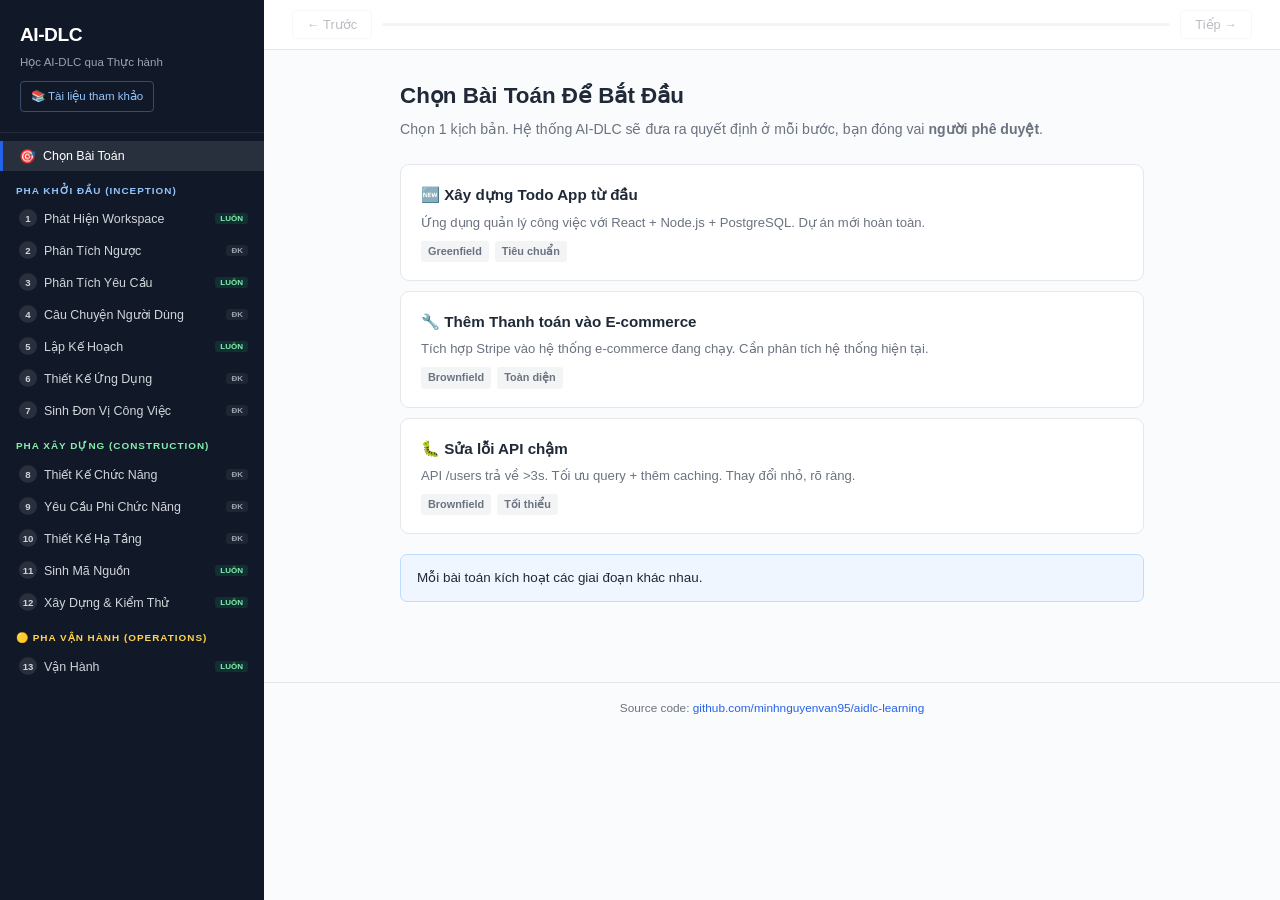
<file: index.html>
<!DOCTYPE html>
<html lang="vi">
<head>
    <meta charset="UTF-8">
    <meta name="viewport" content="width=device-width, initial-scale=1.0">
    <title>AI-DLC — Hướng Dẫn Tương Tác</title>
    <link rel="stylesheet" href="styles.css">
</head>
<body>
    <div class="app">
        <nav class="sidebar">
            <div class="sidebar-header">
                <div class="sidebar-header-row">
                    <h1>AI-DLC</h1>
                    <button class="close-menu" onclick="toggleMenu()">✕</button>
                </div>
                <p class="subtitle">Học AI-DLC qua Thực hành</p>
                <a class="ref-link" href="https://github.com/minhnguyenvan95/aidlc-learning/tree/main/docs/aidlc-architecture" target="_blank">📚 Tài liệu tham khảo</a>
            </div>
            <div class="phase-nav">
                <button class="phase-btn active"><span class="icon">🎯</span> Chọn Bài Toán</button>
                <div class="phase-label inception-label">Pha Khởi Đầu (Inception)</div>
                <button class="phase-btn"><span class="step-num">1</span> Phát Hiện Workspace<span class="badge always">LUÔN</span></button>
                <button class="phase-btn"><span class="step-num">2</span> Phân Tích Ngược<span class="badge cond">ĐK</span></button>
                <button class="phase-btn"><span class="step-num">3</span> Phân Tích Yêu Cầu<span class="badge always">LUÔN</span></button>
                <button class="phase-btn"><span class="step-num">4</span> Câu Chuyện Người Dùng<span class="badge cond">ĐK</span></button>
                <button class="phase-btn"><span class="step-num">5</span> Lập Kế Hoạch<span class="badge always">LUÔN</span></button>
                <button class="phase-btn"><span class="step-num">6</span> Thiết Kế Ứng Dụng<span class="badge cond">ĐK</span></button>
                <button class="phase-btn"><span class="step-num">7</span> Sinh Đơn Vị Công Việc<span class="badge cond">ĐK</span></button>
                <div class="phase-label construction-label">Pha Xây Dựng (Construction)</div>
                <button class="phase-btn"><span class="step-num">8</span> Thiết Kế Chức Năng<span class="badge cond">ĐK</span></button>
                <button class="phase-btn"><span class="step-num">9</span> Yêu Cầu Phi Chức Năng<span class="badge cond">ĐK</span></button>
                <button class="phase-btn"><span class="step-num">10</span> Thiết Kế Hạ Tầng<span class="badge cond">ĐK</span></button>
                <button class="phase-btn"><span class="step-num">11</span> Sinh Mã Nguồn<span class="badge always">LUÔN</span></button>
                <button class="phase-btn"><span class="step-num">12</span> Xây Dựng & Kiểm Thử<span class="badge always">LUÔN</span></button>
                <div class="phase-label" style="color:#FFD54F">🟡 Pha Vận Hành (Operations)</div>
                <button class="phase-btn"><span class="step-num">13</span> Vận Hành<span class="badge always">LUÔN</span></button>
            </div>
        </nav>
        <main class="content">
            <div class="content-header">
                <button class="hamburger" id="menuBtn" onclick="toggleMenu()">☰</button>
                <button class="nav-btn" id="prevBtn" disabled>← Trước</button>
                <div class="progress-bar"><div class="progress-fill" id="progressFill"></div></div>
                <button class="nav-btn" id="nextBtn">Tiếp →</button>
            </div>
            <div class="content-body" id="contentBody"></div>
            <footer class="credit">Source code: <a href="https://github.com/minhnguyenvan95/aidlc-learning" target="_blank">github.com/minhnguyenvan95/aidlc-learning</a></footer>
        </main>
    </div>
    <script src="app.js"></script>
</body>
</html>
</file>
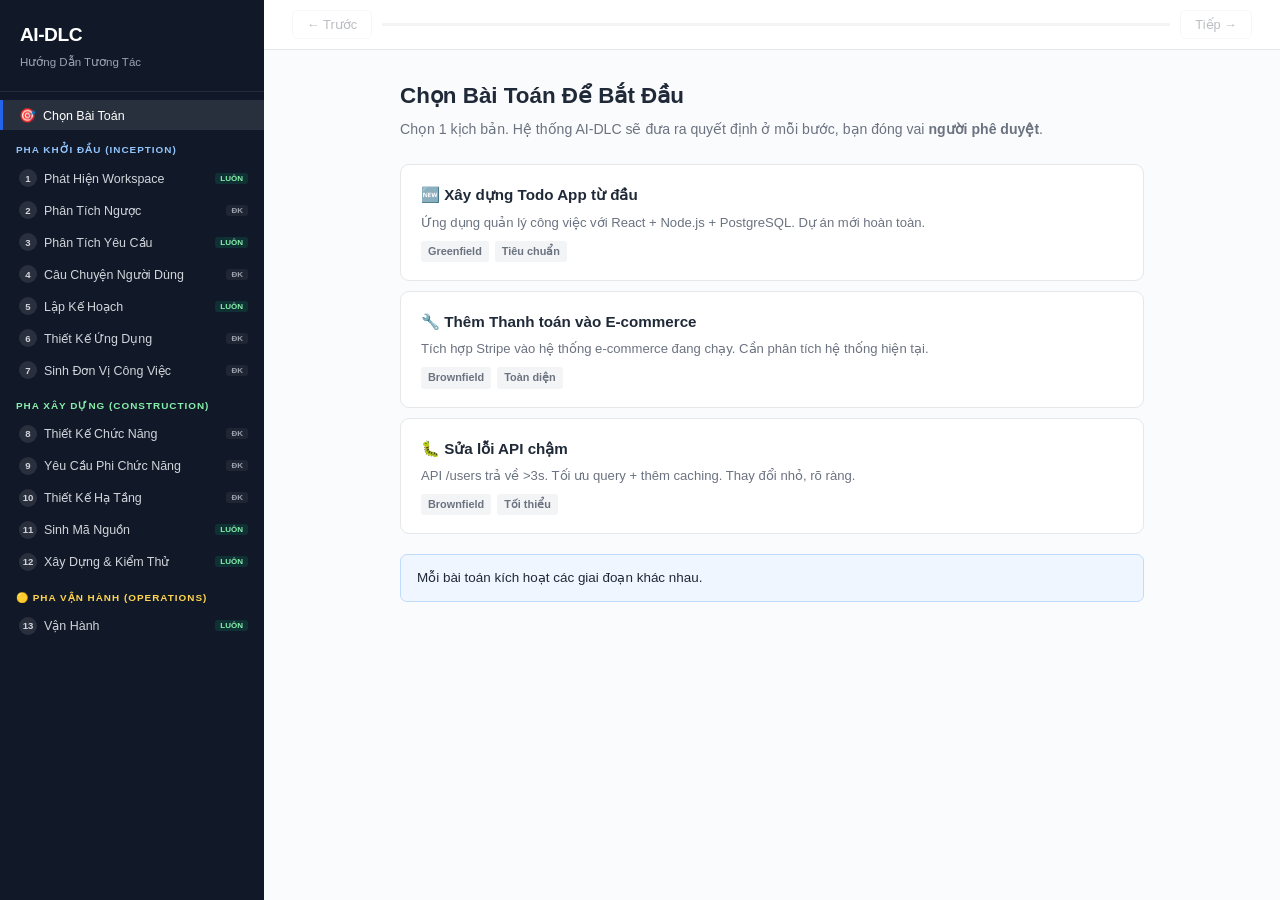
<file: aidlc-docs/index.html>
<!DOCTYPE html>
<html lang="vi">
<head>
    <meta charset="UTF-8">
    <meta name="viewport" content="width=device-width, initial-scale=1.0">
    <title>AI-DLC — Hướng Dẫn Tương Tác</title>
    <link rel="stylesheet" href="styles.css">
</head>
<body>
    <div class="app">
        <nav class="sidebar">
            <div class="sidebar-header">
                <h1>AI-DLC</h1>
                <p class="subtitle">Hướng Dẫn Tương Tác</p>
            </div>
            <div class="phase-nav">
                <button class="phase-btn active"><span class="icon">🎯</span> Chọn Bài Toán</button>
                <div class="phase-label inception-label">Pha Khởi Đầu (Inception)</div>
                <button class="phase-btn"><span class="step-num">1</span> Phát Hiện Workspace<span class="badge always">LUÔN</span></button>
                <button class="phase-btn"><span class="step-num">2</span> Phân Tích Ngược<span class="badge cond">ĐK</span></button>
                <button class="phase-btn"><span class="step-num">3</span> Phân Tích Yêu Cầu<span class="badge always">LUÔN</span></button>
                <button class="phase-btn"><span class="step-num">4</span> Câu Chuyện Người Dùng<span class="badge cond">ĐK</span></button>
                <button class="phase-btn"><span class="step-num">5</span> Lập Kế Hoạch<span class="badge always">LUÔN</span></button>
                <button class="phase-btn"><span class="step-num">6</span> Thiết Kế Ứng Dụng<span class="badge cond">ĐK</span></button>
                <button class="phase-btn"><span class="step-num">7</span> Sinh Đơn Vị Công Việc<span class="badge cond">ĐK</span></button>
                <div class="phase-label construction-label">Pha Xây Dựng (Construction)</div>
                <button class="phase-btn"><span class="step-num">8</span> Thiết Kế Chức Năng<span class="badge cond">ĐK</span></button>
                <button class="phase-btn"><span class="step-num">9</span> Yêu Cầu Phi Chức Năng<span class="badge cond">ĐK</span></button>
                <button class="phase-btn"><span class="step-num">10</span> Thiết Kế Hạ Tầng<span class="badge cond">ĐK</span></button>
                <button class="phase-btn"><span class="step-num">11</span> Sinh Mã Nguồn<span class="badge always">LUÔN</span></button>
                <button class="phase-btn"><span class="step-num">12</span> Xây Dựng & Kiểm Thử<span class="badge always">LUÔN</span></button>
                <div class="phase-label" style="color:#FFD54F">🟡 Pha Vận Hành (Operations)</div>
                <button class="phase-btn"><span class="step-num">13</span> Vận Hành<span class="badge always">LUÔN</span></button>
            </div>
        </nav>
        <main class="content">
            <div class="content-header">
                <button class="nav-btn" id="prevBtn" disabled>← Trước</button>
                <div class="progress-bar"><div class="progress-fill" id="progressFill"></div></div>
                <button class="nav-btn" id="nextBtn">Tiếp →</button>
            </div>
            <div class="content-body" id="contentBody"></div>
        </main>
    </div>
    <script src="app.js"></script>
</body>
</html>
</file>
<file: styles.css>
*{margin:0;padding:0;box-sizing:border-box}
:root{--pri:#2563EB;--pri-l:#EFF6FF;--pri-b:#BFDBFE;--ok:#059669;--ok-l:#ECFDF5;--ok-b:#A7F3D0;--mut:#6B7280;--mut-l:#F3F4F6;--mut-b:#E5E7EB;--bg:#FAFBFC;--card:#fff;--txt:#1F2937;--txt2:#6B7280;--brd:#E5E7EB;--gate:#7C3AED;--gate-l:#F5F3FF;--gate-b:#DDD6FE;--sb:#111827}
body{font-family:-apple-system,BlinkMacSystemFont,'Segoe UI',Roboto,sans-serif;line-height:1.6;color:var(--txt);background:var(--bg)}
.app{display:flex;min-height:100vh}

/* Sidebar */
.sidebar{width:264px;background:var(--sb);color:#D1D5DB;overflow-y:auto;position:fixed;top:0;left:0;bottom:0;z-index:100}
.sidebar-header{padding:20px;border-bottom:1px solid rgba(255,255,255,.08)}
.sidebar-header-row{display:flex;align-items:center;justify-content:space-between}
.close-menu{display:none;background:none;border:none;color:#9CA3AF;font-size:1.2rem;cursor:pointer;padding:4px 8px;border-radius:4px}
.close-menu:hover{color:#fff;background:rgba(255,255,255,.1)}
.sidebar-header h1{font-size:1.2rem;color:#fff;letter-spacing:-.5px}
.sidebar-header .subtitle{font-size:.72rem;color:#9CA3AF;margin-top:2px}
.ref-link{display:inline-block;margin-top:10px;padding:5px 10px;font-size:.72rem;color:#93C5FD;border:1px solid rgba(147,197,253,.3);border-radius:4px;text-decoration:none;transition:all .15s}
.ref-link:hover{background:rgba(147,197,253,.1);border-color:#93C5FD}
.phase-nav{padding:8px 0}
.phase-label{padding:12px 16px 4px;font-size:.62rem;font-weight:700;text-transform:uppercase;letter-spacing:1px;color:#9CA3AF}
.inception-label{color:#93C5FD}
.construction-label{color:#86EFAC}
.phase-btn{display:flex;align-items:center;gap:7px;width:100%;padding:7px 16px;background:none;border:none;color:#D1D5DB;font-size:.78rem;cursor:pointer;text-align:left;transition:all .15s;border-left:3px solid transparent}
.phase-btn:hover{background:rgba(255,255,255,.06)}
.phase-btn.active{background:rgba(255,255,255,.1);color:#fff;border-left-color:var(--pri)}
.phase-btn.done{color:#86EFAC}
.phase-btn.done::after{content:' ✓';font-size:.6rem}
.phase-btn.skipped{color:#6B7280;opacity:.5;font-style:italic}
.phase-btn .step-num{display:inline-flex;align-items:center;justify-content:center;width:18px;height:18px;border-radius:50%;background:rgba(255,255,255,.1);font-size:.6rem;font-weight:700;flex-shrink:0}
.phase-btn.done .step-num{background:var(--ok);color:#fff}
.phase-btn .icon{font-size:.85rem}
.badge{margin-left:auto;padding:1px 5px;border-radius:3px;font-size:.5rem;font-weight:700}
.badge.always{background:rgba(5,150,105,.2);color:#86EFAC}
.badge.cond{background:rgba(255,255,255,.06);color:#9CA3AF}

/* Content */
.content{flex:1;margin-left:264px;display:flex;flex-direction:column}
.content-header{display:flex;align-items:center;gap:10px;padding:10px 28px;background:#fff;border-bottom:1px solid var(--brd);position:sticky;top:0;z-index:50}
.nav-btn{padding:6px 14px;border:1px solid var(--brd);border-radius:5px;background:#fff;cursor:pointer;font-size:.8rem;font-weight:500;transition:all .15s;color:var(--txt)}
.nav-btn:hover:not(:disabled){background:var(--pri-l);border-color:var(--pri);color:var(--pri)}
.nav-btn:disabled{opacity:.3;cursor:not-allowed}
.progress-bar{flex:1;height:3px;background:var(--mut-l);border-radius:2px;overflow:hidden}
.progress-fill{height:100%;background:var(--pri);border-radius:2px;transition:width .4s;width:0%}
.content-body{padding:28px;max-width:800px;margin:0 auto;width:100%}

/* Step header */
.step-header{margin-bottom:24px}
.phase-tag{display:inline-block;padding:3px 9px;border-radius:3px;font-size:.66rem;font-weight:600;text-transform:uppercase;margin-bottom:6px;letter-spacing:.4px}
.phase-tag.inception{background:var(--pri-l);color:var(--pri)}
.phase-tag.construction{background:var(--ok-l);color:var(--ok)}
.phase-tag.operations{background:#FFF8E1;color:#F57F17}
.step-header h2{font-size:1.4rem;margin-bottom:4px;font-weight:700}
.step-header .step-desc{color:var(--txt2);font-size:.88rem}

/* Cards */
.card{background:var(--card);border-radius:9px;padding:20px;margin-bottom:14px;border:1px solid var(--brd)}
.card h3{font-size:.88rem;margin-bottom:10px;font-weight:600}
.card p,.card li{color:var(--txt2);font-size:.84rem;line-height:1.7}
.card ul,.card ol{padding-left:18px;margin-top:6px}
.card li{margin-bottom:3px}

/* Thinking animation — JS-driven typewriter */
.think.hidden{display:none}
.think{margin-bottom:14px}

.dots{display:inline-flex;align-items:center;gap:3px;padding:5px 12px;background:var(--mut-l);border-radius:10px;margin-bottom:10px;font-size:.74rem;color:var(--txt2)}
.dots span{width:4px;height:4px;border-radius:50%;background:var(--mut);animation:pulse 1.4s infinite}
.dots span:nth-child(2){animation-delay:.2s}
.dots span:nth-child(3){animation-delay:.4s}
@keyframes pulse{0%,60%,100%{opacity:.3;transform:scale(.8)}30%{opacity:1;transform:scale(1.2)}}

/* System card */
.sys{border-left:3px solid var(--pri);background:var(--pri-l);border-color:var(--pri-b)}
.sys-out{font-size:.86rem;line-height:1.8;color:var(--txt)}

/* Approval gate */
.gate-card{border:1.5px solid var(--gate-b);background:var(--gate-l)}
.approval-actions{display:flex;flex-direction:column;gap:7px}
.approval-btn{display:block;width:100%;padding:11px 16px;border:1.5px solid var(--brd);border-radius:7px;background:#fff;font-size:.84rem;font-weight:500;cursor:pointer;text-align:left;transition:all .15s;color:var(--txt)}
.approval-btn:hover{border-color:var(--pri);background:var(--pri-l);transform:translateX(3px)}
.approval-btn.approve{border-color:var(--ok-b)}
.approval-btn.approve:hover{background:var(--ok-l);border-color:var(--ok)}

/* Decision result */
.decision-result{display:flex;align-items:flex-start;gap:12px;padding:16px;border-radius:9px;margin-top:14px;animation:slideUp .3s ease}
.decision-result.approved{background:var(--ok-l);border:1px solid var(--ok-b)}
.decision-result.changed{background:var(--pri-l);border:1px solid var(--pri-b)}
.decision-result-icon{font-size:1.4rem}
.decision-result-text strong{display:block;margin-bottom:2px;font-size:.86rem}
.decision-result-text p{font-size:.8rem;color:var(--txt2)}
@keyframes slideUp{from{opacity:0;transform:translateY(6px)}to{opacity:1;transform:translateY(0)}}

/* Skip notice */
.skip-notice{text-align:center;padding:36px 28px;background:var(--mut-l);border-radius:9px;margin-bottom:14px;border:1.5px dashed var(--mut-b)}
.skip-notice .skip-icon{font-size:2.2rem;margin-bottom:8px;opacity:.6}
.skip-notice h3{color:var(--mut);font-size:.95rem;margin-bottom:5px}
.skip-notice p{color:var(--txt2);font-size:.84rem}

/* IO Summary */
.io-summary{margin-top:14px;padding:18px;background:#fff;border:1px solid var(--brd);border-radius:9px;animation:slideUp .4s ease}
.io-section{margin-bottom:14px}
.io-section:last-child{margin-bottom:0}
.io-label{font-size:.7rem;font-weight:600;text-transform:uppercase;letter-spacing:.4px;color:var(--txt2);margin-bottom:6px;padding-bottom:3px;border-bottom:1px solid var(--mut-l)}
.io-files{display:flex;flex-direction:column;gap:3px}
.io-file{display:flex;align-items:center;gap:5px;padding:4px 8px;border-radius:3px;font-size:.74rem;font-family:'SF Mono','Fira Code',monospace;color:var(--txt)}
.io-file.input{background:var(--pri-l)}
.io-file.output{background:var(--ok-l)}
.io-file.rule{background:var(--mut-l)}

/* Plan table */
.plan-table{width:100%;border-collapse:collapse;margin-top:10px;font-size:.82rem}
.plan-table th{text-align:left;padding:8px 10px;background:var(--mut-l);border-bottom:1px solid var(--brd);font-size:.7rem;text-transform:uppercase;color:var(--txt2)}
.plan-table td{padding:8px 10px;border-bottom:1px solid #f5f5f5;color:var(--txt2)}
.plan-dec{padding:2px 7px;border-radius:3px;font-size:.7rem;font-weight:600}
.plan-dec.exec{background:var(--ok-l);color:var(--ok)}
.plan-dec.skip{background:var(--mut-l);color:var(--mut)}

/* Units */
.unit-item{display:flex;align-items:flex-start;gap:10px;padding:10px 12px;background:var(--mut-l);border-radius:7px;border-left:3px solid var(--pri);margin-bottom:8px}
.unit-num{width:24px;height:24px;border-radius:50%;background:var(--pri);color:#fff;display:flex;align-items:center;justify-content:center;font-size:.68rem;font-weight:700;flex-shrink:0}
.unit-info strong{font-size:.84rem}
.unit-info p{font-size:.76rem;color:var(--txt2);margin-top:1px}

/* Questions & stories */
.q-list li{padding:6px 0;border-bottom:1px solid #f0f0f0;color:var(--txt);font-size:.84rem}
.q-list li:last-child{border-bottom:none}
.story-list{list-style:none;padding:0}
.story-list li{padding:9px 12px;background:var(--mut-l);border-radius:5px;margin-bottom:5px;font-style:italic;border-left:3px solid var(--pri);font-size:.82rem;color:var(--txt)}

/* Artifacts */
.artifacts{display:flex;flex-wrap:wrap;gap:5px;margin-top:6px}
.artifact{padding:3px 8px;background:var(--mut-l);border:1px solid var(--mut-b);border-radius:3px;font-size:.7rem;color:var(--txt2);font-family:'SF Mono','Fira Code',monospace}

/* Scenario cards */
.scenario-grid{display:grid;gap:10px;margin:20px 0}
.scenario-card{background:var(--card);border:1.5px solid var(--brd);border-radius:9px;padding:18px 20px;cursor:pointer;transition:all .2s}
.scenario-card:hover{border-color:var(--pri);box-shadow:0 3px 12px rgba(37,99,235,.06)}
.scenario-card.selected{border-color:var(--pri);background:var(--pri-l)}
.scenario-card h3{font-size:.95rem;margin-bottom:4px;font-weight:600}
.scenario-card p{color:var(--txt2);font-size:.82rem;margin-bottom:8px}
.scenario-meta{display:flex;gap:6px}
.meta-tag{padding:2px 7px;border-radius:3px;font-size:.68rem;font-weight:600;background:var(--mut-l);color:var(--txt2)}

/* Depth badge */
.depth{padding:2px 7px;border-radius:3px;font-size:.74rem;font-weight:600}
.depth.minimal{background:var(--ok-l);color:var(--ok)}
.depth.standard{background:var(--pri-l);color:var(--pri)}
.depth.comprehensive{background:var(--gate-l);color:var(--gate)}

/* Highlight */
.hint{padding:12px 16px;border-radius:7px;margin:12px 0;font-size:.84rem;border:1px solid var(--brd);background:var(--mut-l)}
.hint.info{background:var(--pri-l);border-color:var(--pri-b)}
.hint.ok{background:var(--ok-l);border-color:var(--ok-b)}

/* Responsive */
.hamburger{display:none;padding:6px 10px;border:1px solid var(--brd);border-radius:5px;background:#fff;font-size:1.1rem;cursor:pointer;line-height:1}
@media(max-width:768px){
  .sidebar{display:none;position:fixed;top:0;left:0;bottom:0;width:264px;z-index:200}
  .sidebar.open{display:block}
  .content{margin-left:0}
  .hamburger{display:block}
  .close-menu{display:block}
}


/* Credit footer */
.credit{padding:16px 28px;text-align:center;font-size:.74rem;color:var(--txt2);border-top:1px solid var(--brd);margin-top:40px}
.credit a{color:var(--pri);text-decoration:none}
.credit a:hover{text-decoration:underline}

/* Inline next button */
.inline-next{display:inline-block;margin-top:16px;padding:8px 20px;border:none;border-radius:6px;background:var(--pri);color:#fff;font-size:.82rem;font-weight:500;cursor:pointer;transition:all .15s}
.inline-next:hover{background:#1D4ED8;transform:translateY(-1px);box-shadow:0 4px 12px rgba(37,99,235,.15)}

/* AI Loading spinner */
.ai-loading{padding:24px;text-align:center;animation:fadeIn .3s ease}
.ai-loading-inner{display:inline-flex;align-items:center;gap:10px;padding:12px 24px;background:var(--mut-l);border-radius:8px;font-size:.84rem;color:var(--txt2)}
.ai-spinner{width:16px;height:16px;border:2px solid var(--brd);border-top-color:var(--pri);border-radius:50%;animation:spin .8s linear infinite}
@keyframes spin{to{transform:rotate(360deg)}}
@keyframes fadeIn{from{opacity:0}to{opacity:1}}

/* Quiz questions */
.quiz-list{display:flex;flex-direction:column;gap:16px}
.quiz-item{padding-bottom:14px;border-bottom:1px solid var(--brd)}
.quiz-item:last-child{border-bottom:none;padding-bottom:0}
.quiz-q{font-size:.84rem;font-weight:600;color:var(--txt);margin-bottom:8px}
.quiz-opts{display:flex;flex-direction:column;gap:4px}
.quiz-opt{display:flex;align-items:center;gap:6px;padding:6px 10px;border-radius:5px;font-size:.8rem;color:var(--txt2);cursor:pointer;transition:background .1s}
.quiz-opt:hover{background:var(--mut-l)}
.quiz-opt input[type="radio"]{margin:0;accent-color:var(--pri)}
.quiz-opt.other{flex-wrap:wrap}
.quiz-input{flex:1;min-width:120px;margin-left:4px;padding:4px 8px;border:1px solid var(--brd);border-radius:4px;font-size:.78rem;outline:none}
.quiz-input:focus{border-color:var(--pri)}
</file>
<file: aidlc-docs/styles.css>
*{margin:0;padding:0;box-sizing:border-box}
:root{--pri:#2563EB;--pri-l:#EFF6FF;--pri-b:#BFDBFE;--ok:#059669;--ok-l:#ECFDF5;--ok-b:#A7F3D0;--mut:#6B7280;--mut-l:#F3F4F6;--mut-b:#E5E7EB;--bg:#FAFBFC;--card:#fff;--txt:#1F2937;--txt2:#6B7280;--brd:#E5E7EB;--gate:#7C3AED;--gate-l:#F5F3FF;--gate-b:#DDD6FE;--sb:#111827}
body{font-family:-apple-system,BlinkMacSystemFont,'Segoe UI',Roboto,sans-serif;line-height:1.6;color:var(--txt);background:var(--bg)}
.app{display:flex;min-height:100vh}

/* Sidebar */
.sidebar{width:264px;background:var(--sb);color:#D1D5DB;overflow-y:auto;position:fixed;top:0;left:0;bottom:0;z-index:100}
.sidebar-header{padding:20px;border-bottom:1px solid rgba(255,255,255,.08)}
.sidebar-header h1{font-size:1.2rem;color:#fff;letter-spacing:-.5px}
.sidebar-header .subtitle{font-size:.72rem;color:#9CA3AF;margin-top:2px}
.phase-nav{padding:8px 0}
.phase-label{padding:12px 16px 4px;font-size:.62rem;font-weight:700;text-transform:uppercase;letter-spacing:1px;color:#9CA3AF}
.inception-label{color:#93C5FD}
.construction-label{color:#86EFAC}
.phase-btn{display:flex;align-items:center;gap:7px;width:100%;padding:7px 16px;background:none;border:none;color:#D1D5DB;font-size:.78rem;cursor:pointer;text-align:left;transition:all .15s;border-left:3px solid transparent}
.phase-btn:hover{background:rgba(255,255,255,.06)}
.phase-btn.active{background:rgba(255,255,255,.1);color:#fff;border-left-color:var(--pri)}
.phase-btn.done{color:#86EFAC}
.phase-btn.done::after{content:' ✓';font-size:.6rem}
.phase-btn.skipped{color:#6B7280;opacity:.5;font-style:italic}
.phase-btn .step-num{display:inline-flex;align-items:center;justify-content:center;width:18px;height:18px;border-radius:50%;background:rgba(255,255,255,.1);font-size:.6rem;font-weight:700;flex-shrink:0}
.phase-btn.done .step-num{background:var(--ok);color:#fff}
.phase-btn .icon{font-size:.85rem}
.badge{margin-left:auto;padding:1px 5px;border-radius:3px;font-size:.5rem;font-weight:700}
.badge.always{background:rgba(5,150,105,.2);color:#86EFAC}
.badge.cond{background:rgba(255,255,255,.06);color:#9CA3AF}

/* Content */
.content{flex:1;margin-left:264px;display:flex;flex-direction:column}
.content-header{display:flex;align-items:center;gap:10px;padding:10px 28px;background:#fff;border-bottom:1px solid var(--brd);position:sticky;top:0;z-index:50}
.nav-btn{padding:6px 14px;border:1px solid var(--brd);border-radius:5px;background:#fff;cursor:pointer;font-size:.8rem;font-weight:500;transition:all .15s;color:var(--txt)}
.nav-btn:hover:not(:disabled){background:var(--pri-l);border-color:var(--pri);color:var(--pri)}
.nav-btn:disabled{opacity:.3;cursor:not-allowed}
.progress-bar{flex:1;height:3px;background:var(--mut-l);border-radius:2px;overflow:hidden}
.progress-fill{height:100%;background:var(--pri);border-radius:2px;transition:width .4s;width:0%}
.content-body{padding:28px;max-width:800px;margin:0 auto;width:100%}

/* Step header */
.step-header{margin-bottom:24px}
.phase-tag{display:inline-block;padding:3px 9px;border-radius:3px;font-size:.66rem;font-weight:600;text-transform:uppercase;margin-bottom:6px;letter-spacing:.4px}
.phase-tag.inception{background:var(--pri-l);color:var(--pri)}
.phase-tag.construction{background:var(--ok-l);color:var(--ok)}
.phase-tag.operations{background:#FFF8E1;color:#F57F17}
.step-header h2{font-size:1.4rem;margin-bottom:4px;font-weight:700}
.step-header .step-desc{color:var(--txt2);font-size:.88rem}

/* Cards */
.card{background:var(--card);border-radius:9px;padding:20px;margin-bottom:14px;border:1px solid var(--brd)}
.card h3{font-size:.88rem;margin-bottom:10px;font-weight:600}
.card p,.card li{color:var(--txt2);font-size:.84rem;line-height:1.7}
.card ul,.card ol{padding-left:18px;margin-top:6px}
.card li{margin-bottom:3px}

/* Thinking animation — typewriter style */
.think{opacity:0;animation:typeIn .6s ease forwards}
.think:nth-child(1){animation-delay:.1s}
.think:nth-child(2){animation-delay:.6s}
.think:nth-child(3){animation-delay:1.2s}
.think:nth-child(4){animation-delay:1.8s}
.think:nth-child(5){animation-delay:2.4s}
.think:nth-child(6){animation-delay:3.0s}
.think:nth-child(7){animation-delay:3.6s}
@keyframes typeIn{0%{opacity:0;clip-path:inset(0 100% 0 0)}50%{opacity:1;clip-path:inset(0 50% 0 0)}100%{opacity:1;clip-path:inset(0 0 0 0)}}

.dots{display:inline-flex;align-items:center;gap:3px;padding:5px 12px;background:var(--mut-l);border-radius:10px;margin-bottom:10px;font-size:.74rem;color:var(--txt2)}
.dots span{width:4px;height:4px;border-radius:50%;background:var(--mut);animation:pulse 1.4s infinite}
.dots span:nth-child(2){animation-delay:.2s}
.dots span:nth-child(3){animation-delay:.4s}
@keyframes pulse{0%,60%,100%{opacity:.3;transform:scale(.8)}30%{opacity:1;transform:scale(1.2)}}

/* System card */
.sys{border-left:3px solid var(--pri);background:var(--pri-l);border-color:var(--pri-b)}
.sys-out{font-size:.86rem;line-height:1.8;color:var(--txt)}

/* Approval gate */
.gate-card{border:1.5px solid var(--gate-b);background:var(--gate-l)}
.approval-actions{display:flex;flex-direction:column;gap:7px}
.approval-btn{display:block;width:100%;padding:11px 16px;border:1.5px solid var(--brd);border-radius:7px;background:#fff;font-size:.84rem;font-weight:500;cursor:pointer;text-align:left;transition:all .15s;color:var(--txt)}
.approval-btn:hover{border-color:var(--pri);background:var(--pri-l);transform:translateX(3px)}
.approval-btn.approve{border-color:var(--ok-b)}
.approval-btn.approve:hover{background:var(--ok-l);border-color:var(--ok)}

/* Decision result */
.decision-result{display:flex;align-items:flex-start;gap:12px;padding:16px;border-radius:9px;margin-top:14px;animation:slideUp .3s ease}
.decision-result.approved{background:var(--ok-l);border:1px solid var(--ok-b)}
.decision-result.changed{background:var(--pri-l);border:1px solid var(--pri-b)}
.decision-result-icon{font-size:1.4rem}
.decision-result-text strong{display:block;margin-bottom:2px;font-size:.86rem}
.decision-result-text p{font-size:.8rem;color:var(--txt2)}
@keyframes slideUp{from{opacity:0;transform:translateY(6px)}to{opacity:1;transform:translateY(0)}}

/* Skip notice */
.skip-notice{text-align:center;padding:36px 28px;background:var(--mut-l);border-radius:9px;margin-bottom:14px;border:1.5px dashed var(--mut-b)}
.skip-notice .skip-icon{font-size:2.2rem;margin-bottom:8px;opacity:.6}
.skip-notice h3{color:var(--mut);font-size:.95rem;margin-bottom:5px}
.skip-notice p{color:var(--txt2);font-size:.84rem}

/* IO Summary */
.io-summary{margin-top:14px;padding:18px;background:#fff;border:1px solid var(--brd);border-radius:9px;animation:slideUp .4s ease}
.io-section{margin-bottom:14px}
.io-section:last-child{margin-bottom:0}
.io-label{font-size:.7rem;font-weight:600;text-transform:uppercase;letter-spacing:.4px;color:var(--txt2);margin-bottom:6px;padding-bottom:3px;border-bottom:1px solid var(--mut-l)}
.io-files{display:flex;flex-direction:column;gap:3px}
.io-file{display:flex;align-items:center;gap:5px;padding:4px 8px;border-radius:3px;font-size:.74rem;font-family:'SF Mono','Fira Code',monospace;color:var(--txt)}
.io-file.input{background:var(--pri-l)}
.io-file.output{background:var(--ok-l)}
.io-file.rule{background:var(--mut-l)}

/* Plan table */
.plan-table{width:100%;border-collapse:collapse;margin-top:10px;font-size:.82rem}
.plan-table th{text-align:left;padding:8px 10px;background:var(--mut-l);border-bottom:1px solid var(--brd);font-size:.7rem;text-transform:uppercase;color:var(--txt2)}
.plan-table td{padding:8px 10px;border-bottom:1px solid #f5f5f5;color:var(--txt2)}
.plan-dec{padding:2px 7px;border-radius:3px;font-size:.7rem;font-weight:600}
.plan-dec.exec{background:var(--ok-l);color:var(--ok)}
.plan-dec.skip{background:var(--mut-l);color:var(--mut)}

/* Units */
.unit-item{display:flex;align-items:flex-start;gap:10px;padding:10px 12px;background:var(--mut-l);border-radius:7px;border-left:3px solid var(--pri);margin-bottom:8px}
.unit-num{width:24px;height:24px;border-radius:50%;background:var(--pri);color:#fff;display:flex;align-items:center;justify-content:center;font-size:.68rem;font-weight:700;flex-shrink:0}
.unit-info strong{font-size:.84rem}
.unit-info p{font-size:.76rem;color:var(--txt2);margin-top:1px}

/* Questions & stories */
.q-list li{padding:6px 0;border-bottom:1px solid #f0f0f0;color:var(--txt);font-size:.84rem}
.q-list li:last-child{border-bottom:none}
.story-list{list-style:none;padding:0}
.story-list li{padding:9px 12px;background:var(--mut-l);border-radius:5px;margin-bottom:5px;font-style:italic;border-left:3px solid var(--pri);font-size:.82rem;color:var(--txt)}

/* Artifacts */
.artifacts{display:flex;flex-wrap:wrap;gap:5px;margin-top:6px}
.artifact{padding:3px 8px;background:var(--mut-l);border:1px solid var(--mut-b);border-radius:3px;font-size:.7rem;color:var(--txt2);font-family:'SF Mono','Fira Code',monospace}

/* Scenario cards */
.scenario-grid{display:grid;gap:10px;margin:20px 0}
.scenario-card{background:var(--card);border:1.5px solid var(--brd);border-radius:9px;padding:18px 20px;cursor:pointer;transition:all .2s}
.scenario-card:hover{border-color:var(--pri);box-shadow:0 3px 12px rgba(37,99,235,.06)}
.scenario-card.selected{border-color:var(--pri);background:var(--pri-l)}
.scenario-card h3{font-size:.95rem;margin-bottom:4px;font-weight:600}
.scenario-card p{color:var(--txt2);font-size:.82rem;margin-bottom:8px}
.scenario-meta{display:flex;gap:6px}
.meta-tag{padding:2px 7px;border-radius:3px;font-size:.68rem;font-weight:600;background:var(--mut-l);color:var(--txt2)}

/* Depth badge */
.depth{padding:2px 7px;border-radius:3px;font-size:.74rem;font-weight:600}
.depth.minimal{background:var(--ok-l);color:var(--ok)}
.depth.standard{background:var(--pri-l);color:var(--pri)}
.depth.comprehensive{background:var(--gate-l);color:var(--gate)}

/* Highlight */
.hint{padding:12px 16px;border-radius:7px;margin:12px 0;font-size:.84rem;border:1px solid var(--brd);background:var(--mut-l)}
.hint.info{background:var(--pri-l);border-color:var(--pri-b)}
.hint.ok{background:var(--ok-l);border-color:var(--ok-b)}

/* Responsive */
@media(max-width:768px){.sidebar{display:none}.content{margin-left:0}}
</file>
